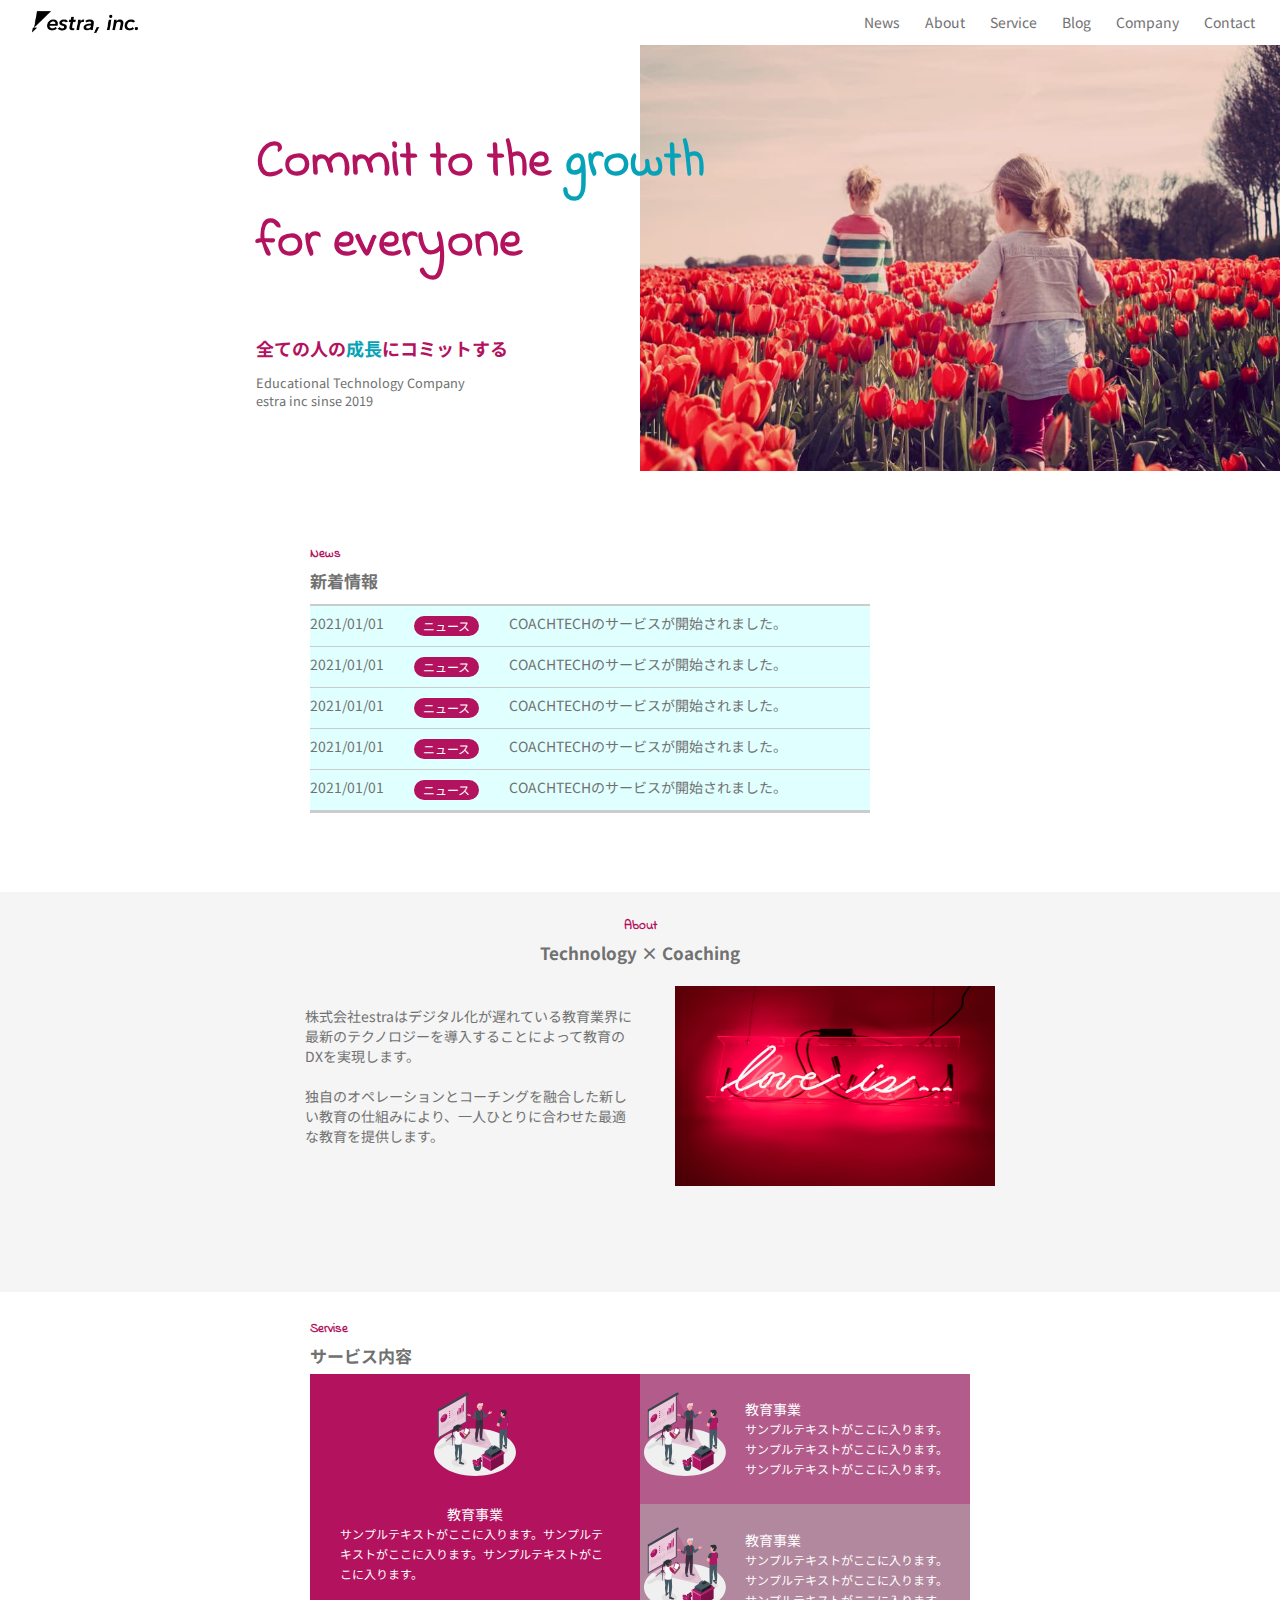
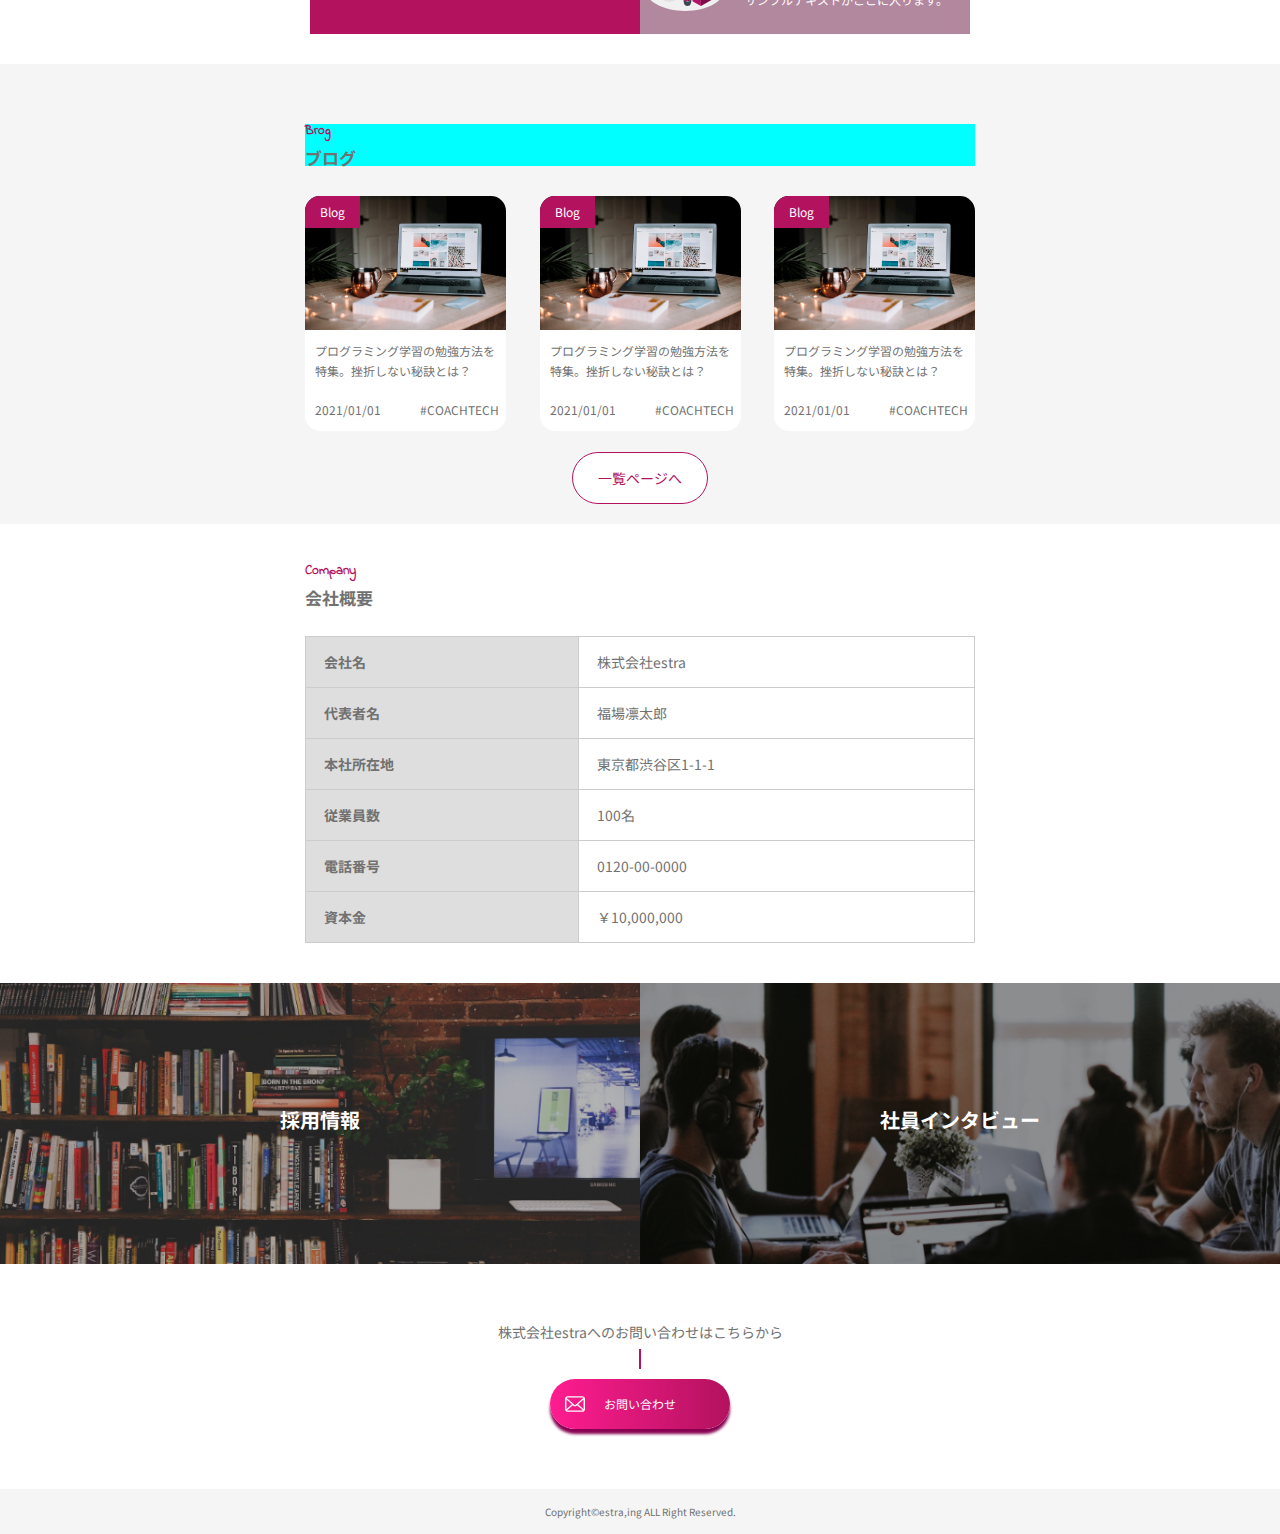
<file: 20210912_hattori/index.html>
<!DOCTYPE html>
<html lang="ja">
<head>
  <meta charset="UTF-8">
  <meta http-equiv="X-UA-Compatible" content="IE=edge">
  <meta name="viewport" content="width=device-width, initial-scale=1.0">
  <title>Estra</title>
  <link rel="stylesheet" href="css/reset.css">
  <link rel="stylesheet" href="css/style.css">
  <link rel="preconnect" href="https://fonts.googleapis.com">
  <link rel="preconnect" href="https://fonts.gstatic.com" crossorigin>
  <link href="https://fonts.googleapis.com/css2?family=Noto+Sans+JP&display=swap" rel="stylesheet">
  <link rel="preconnect" href="https://fonts.googleapis.com">
  <link rel="preconnect" href="https://fonts.gstatic.com" crossorigin>
  <link href="https://fonts.googleapis.com/css2?family=Indie+Flower&display=swap" rel="stylesheet">
</head>
<body>
  <header class="header">
    <div class="header__logo">
      <img src="img/estra_logo.png" alt="">
    </div>
    <nav class="header__nav">
      <ul class="header__nav--rist">
        <li class="header__nav--item"><a href="">News</a></li>
        <li class="header__nav--item"><a href="">About</a></li>
        <li class="header__nav--item"><a href="">Service</a></li>
        <li class="header__nav--item"><a href="">Blog</a></li>
        <li class="header__nav--item"><a href="">Company</a></li>
        <li class="header__nav--item"><a href="">Contact</a></li>
      </ul>
    </nav>
  </header>
  <main class="main">
    <div class="mainvisual">
      <div class="mainvisual__img">
        <img src="img/firstview.jpg" alt="">
      </div>
      <div class="mainvisual__txt">
        <h1 class="mainvisual__txt--ttl">Commit to the <span class="mainvisual__txt--ttl mainvisual__change">growth</span><br>for everyone</h1>
        <h2 class="mainvisual__txt--subttl">全ての人の<span class="mainvisual__change">成長</span>にコミットする</h2>
        <p class="mainvisual__txt--txt">Educational Technology Company<br>estra inc sinse 2019</p>
      </div>
    </div>
    <div class="news">
      <div class="news__ttl">
        <p class="ttl__logo">News</p>
        <h2 class="ttl__txt">新着情報</h2>
      </div>
      <div class="news__content">
        <ul class="news__list">
          <li class="news__list--item">
            <p class="date">2021/01/01</p>
            <p class="category"><span class="news__change">ニュース</span></p>
            <p class="ttl">COACHTECHのサービスが開始されました。</p>
          </li>
          <li class="news__list--item">
            <p class="date">2021/01/01</p>
            <p class="category"><span class="news__change">ニュース</span></p>
            <p class="ttl">COACHTECHのサービスが開始されました。</p>
          </li>
          <li class="news__list--item">
            <p class="date">2021/01/01</p>
            <p class="category"><span class="news__change">ニュース</span></p>
            <p class="ttl">COACHTECHのサービスが開始されました。</p>
          </li>
          <li class="news__list--item">
            <p class="date">2021/01/01</p>
            <p class="category"><span class="news__change">ニュース</span></p>
            <p class="ttl">COACHTECHのサービスが開始されました。</p>
          </li>
          <li class="news__list--item">
            <p class="date">2021/01/01</p>
            <p class="category"><span class="news__change">ニュース</span></p>
            <p class="ttl">COACHTECHのサービスが開始されました。</p>
          </li>
        </ul>
      </div>
    </div>
    <div class="about">
      <div class="about__ttl">
        <p class="ttl__logo">About</p>
        <h2 class="ttl__txt">Technology × Coaching</h2>
      </div>
      <div class="about__content">
        <div class="about__img">
          <img src="img/about.jpg" alt="">
        </div>
        <div class="about__txt">
          <p class="about__txt--txt">株式会社estraはデジタル化が遅れている教育業界に最新のテクノロジーを導入することによって教育のDXを実現します。<br><br>独自のオペレーションとコーチングを融合した新しい教育の仕組みにより、一人ひとりに合わせた最適な教育を提供します。</p>
        </div>
      </div>
    </div>
    <div class="servise">
      <div class="servise__ttl">
        <p class="ttl__logo">Servise</p>
        <h2 class="ttl__txt">サービス内容</h2>
      </div>
      <div class="servise__content">
        <div class="servise__content1">
          <div class="servise__img1">
            <img src="img/service__first.svg" alt="">
          </div>
          <div class="servise__txt1">
            <p class="servise__subtt">教育事業</p>
            <p class="servise__txt">サンプルテキストがここに入ります。サンプルテキストがここに入ります。サンプルテキストがここに入ります。</p>
          </div>
        </div>
        <div class="servise__content2">
          <div class="servise__img2">
            <img src="img/service__first.svg" alt="">
          </div>
          <div class="servise__txt2">
            <p class="servise__subtt">教育事業</p>
            <p class="servise__txt">サンプルテキストがここに入ります。サンプルテキストがここに入ります。サンプルテキストがここに入ります。</p>
          </div>
        </div>
        <div class="servise__content3">
          <div class="servise__img3">
            <img src="img/service__first.svg" alt="">
          </div>
          <div class="servise__txt3">
            <p class="servise__subtt">教育事業</p>
            <p class="servise__txt">サンプルテキストがここに入ります。サンプルテキストがここに入ります。サンプルテキストがここに入ります。</p>
          </div>
        </div>
      </div>
    </div>
    <div class="blog">
      <div class="blog__ttl">
        <p class="ttl__logo">Brog</p>
        <h2 class="ttl__txt">ブログ</h2>
      </div>
      <div class="blog__content">
        <div class="blog__card">
          <div class="blog__card--img">
            <img src="img/blog__first.jpg" alt="">
          </div>
            <span class="blog__card--cat">Blog</span>
          <div class="blog__card--content">
            <p class="blog__card--txt">プログラミング学習の勉強方法を特集。挫折しない秘訣とは？</p>
            <div class="blog__card--tag">
              <p class="blog__card--tag--date">2021/01/01</p>
              <p class="blog__card--tag--item">#COACHTECH</p>
            </div>
          </div>
        </div>
        <div class="blog__card">
          <div class="blog__card--img">
            <img src="img/blog__first.jpg" alt="">
          </div>
          <span class="blog__card--cat">Blog</span>
          <div class="blog__card--content">
            <p class="blog__card--txt">プログラミング学習の勉強方法を特集。挫折しない秘訣とは？</p>
            <div class="blog__card--tag">
              <p class="blog__card--tag--date">2021/01/01</p>
              <p class="blog__card--tag--item">#COACHTECH</p>
            </div>
          </div>
        </div>
        <div class="blog__card">
          <div class="blog__card--img">
            <img src="img/blog__first.jpg" alt="">
          </div>
          <span class="blog__card--cat">Blog</span>
          <div class="blog__card--content">
            <p class="blog__card--txt">プログラミング学習の勉強方法を特集。挫折しない秘訣とは？</p>
            <div class="blog__card--tag">
              <p class="blog__card--tag--date">2021/01/01</p>
              <p class="blog__card--tag--item">#COACHTECH</p>
            </div>
          </div>
        </div>
      </div>
      <div class="blog__btn">
        <a class="blog__btn--item">一覧ページへ</a>
      </div>
    </div>
    <div class="company">
      <div class="company__ttl">
        <p class="ttl__logo">Company</p>
        <h2 class="ttl__txt">会社概要</h2>
      </div>
      <div class="company__content">
        <table>
          <tr>
            <th>会社名</th>
            <td>株式会社estra</td>
          </tr>
          <tr>
            <th>代表者名</th>
            <td>福場凛太郎</td>
          </tr>
          <tr>
            <th>本社所在地</th>
            <td>東京都渋谷区1-1-1</td>
          </tr>
          <tr>
            <th>従業員数</th>
            <td>100名</td>
          </tr>
          <tr>
            <th>電話番号</th>
            <td>0120-00-0000</td>
          </tr>
          <tr>
            <th>資本金</th>
            <td>￥10,000,000</td>
          </tr>
        </table>
      </div>
    </div>
    <div class="recruit">
      <div class="recruit__content">
        <div class="recruit__img">
          <img src="img/recruit.png" alt="">
        </div>
        <div class="recruit__ttl">
          <p class="recruit__txt">採用情報</p>
        </div>
      </div>
      <div class="interview__content">
      <div class="interview__img">
        <img src="img/interview.png" alt="">
      </div>
      <div class="interview__ttl">
        <p class="interview__txt">社員インタビュー</p>
      </div>
      </div>
    </div>
    <div class="contact">
      <p class="contact__txt">株式会社estraへのお問い合わせはこちらから</p>
      <div class="line"> </div>
      <div class="contact__btn">
        <a href="" class="conatact__btn--item">お問い合わせ</a>
      </div>
    </div>
  </main>
  <footer>
    <small>Copyright&copy;estra,ing ALL Right Reserved.</small>
  </footer>
</body>
</html>
</file>
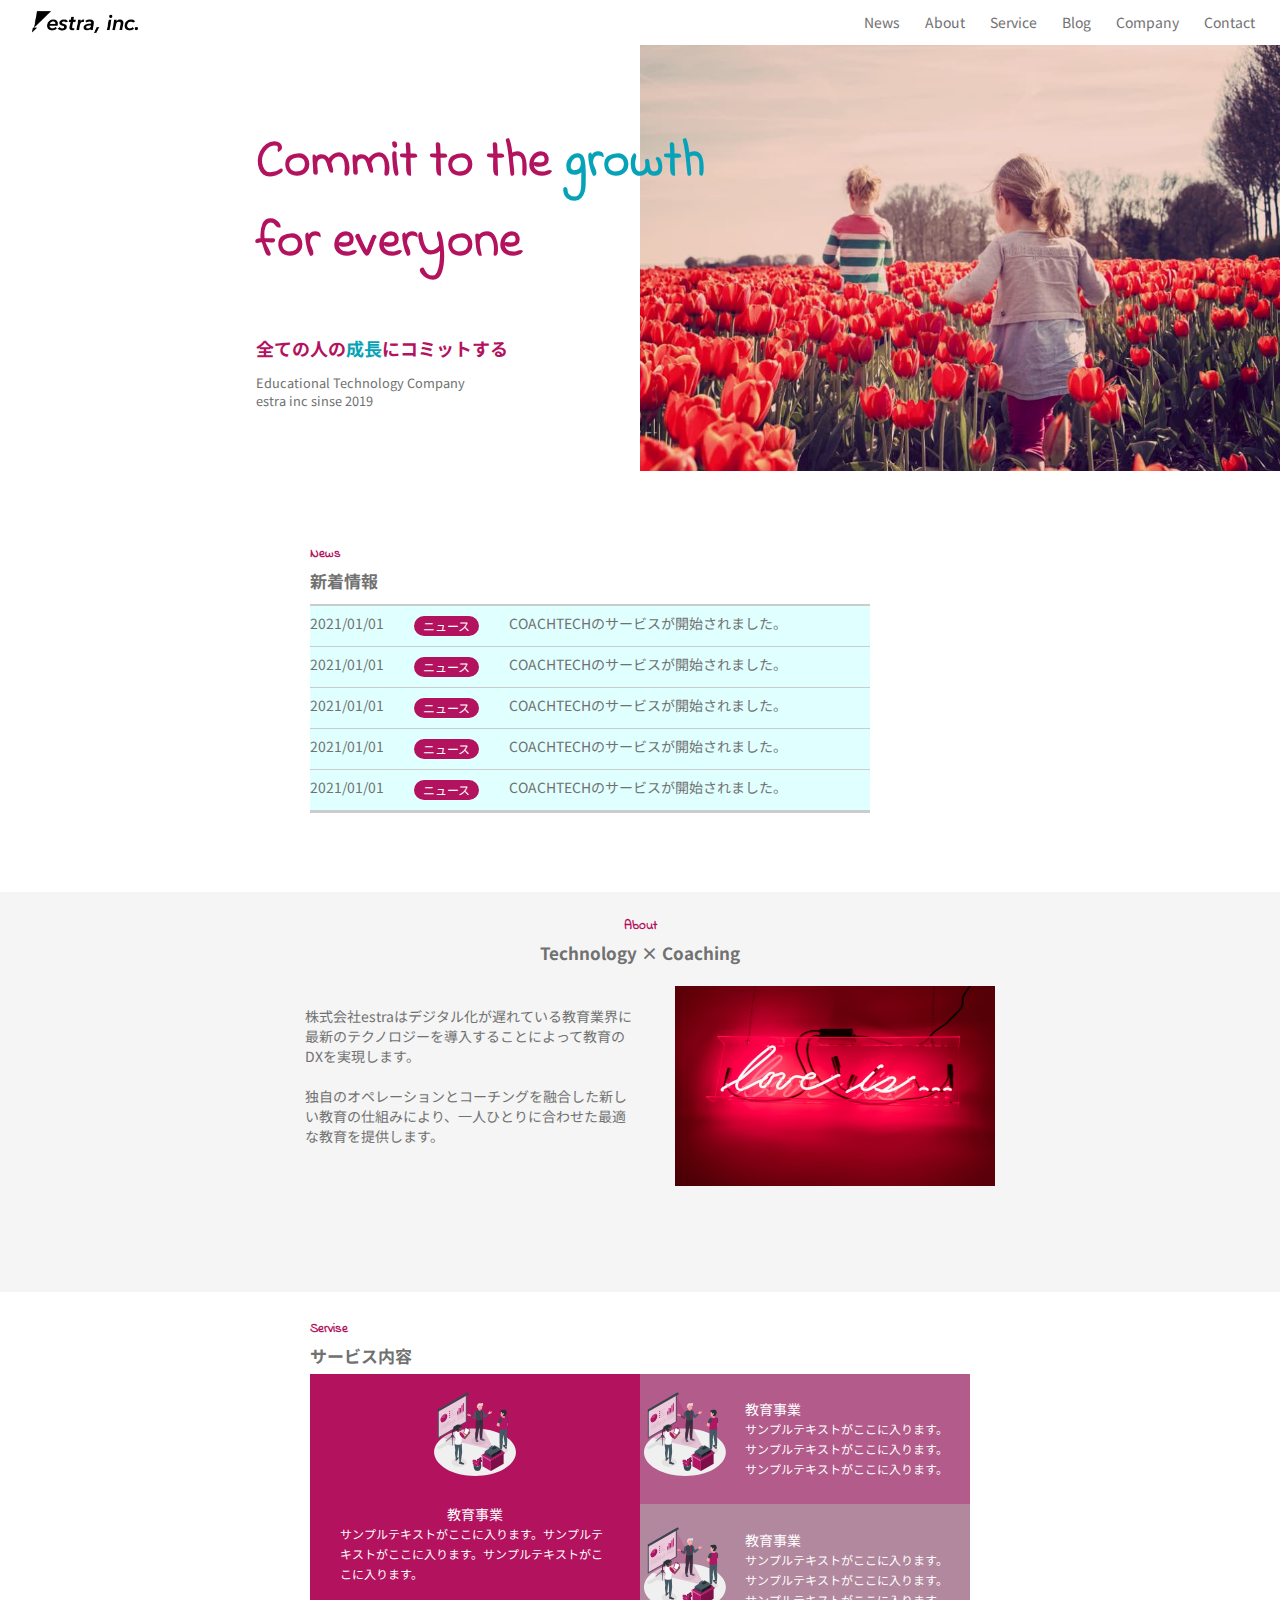
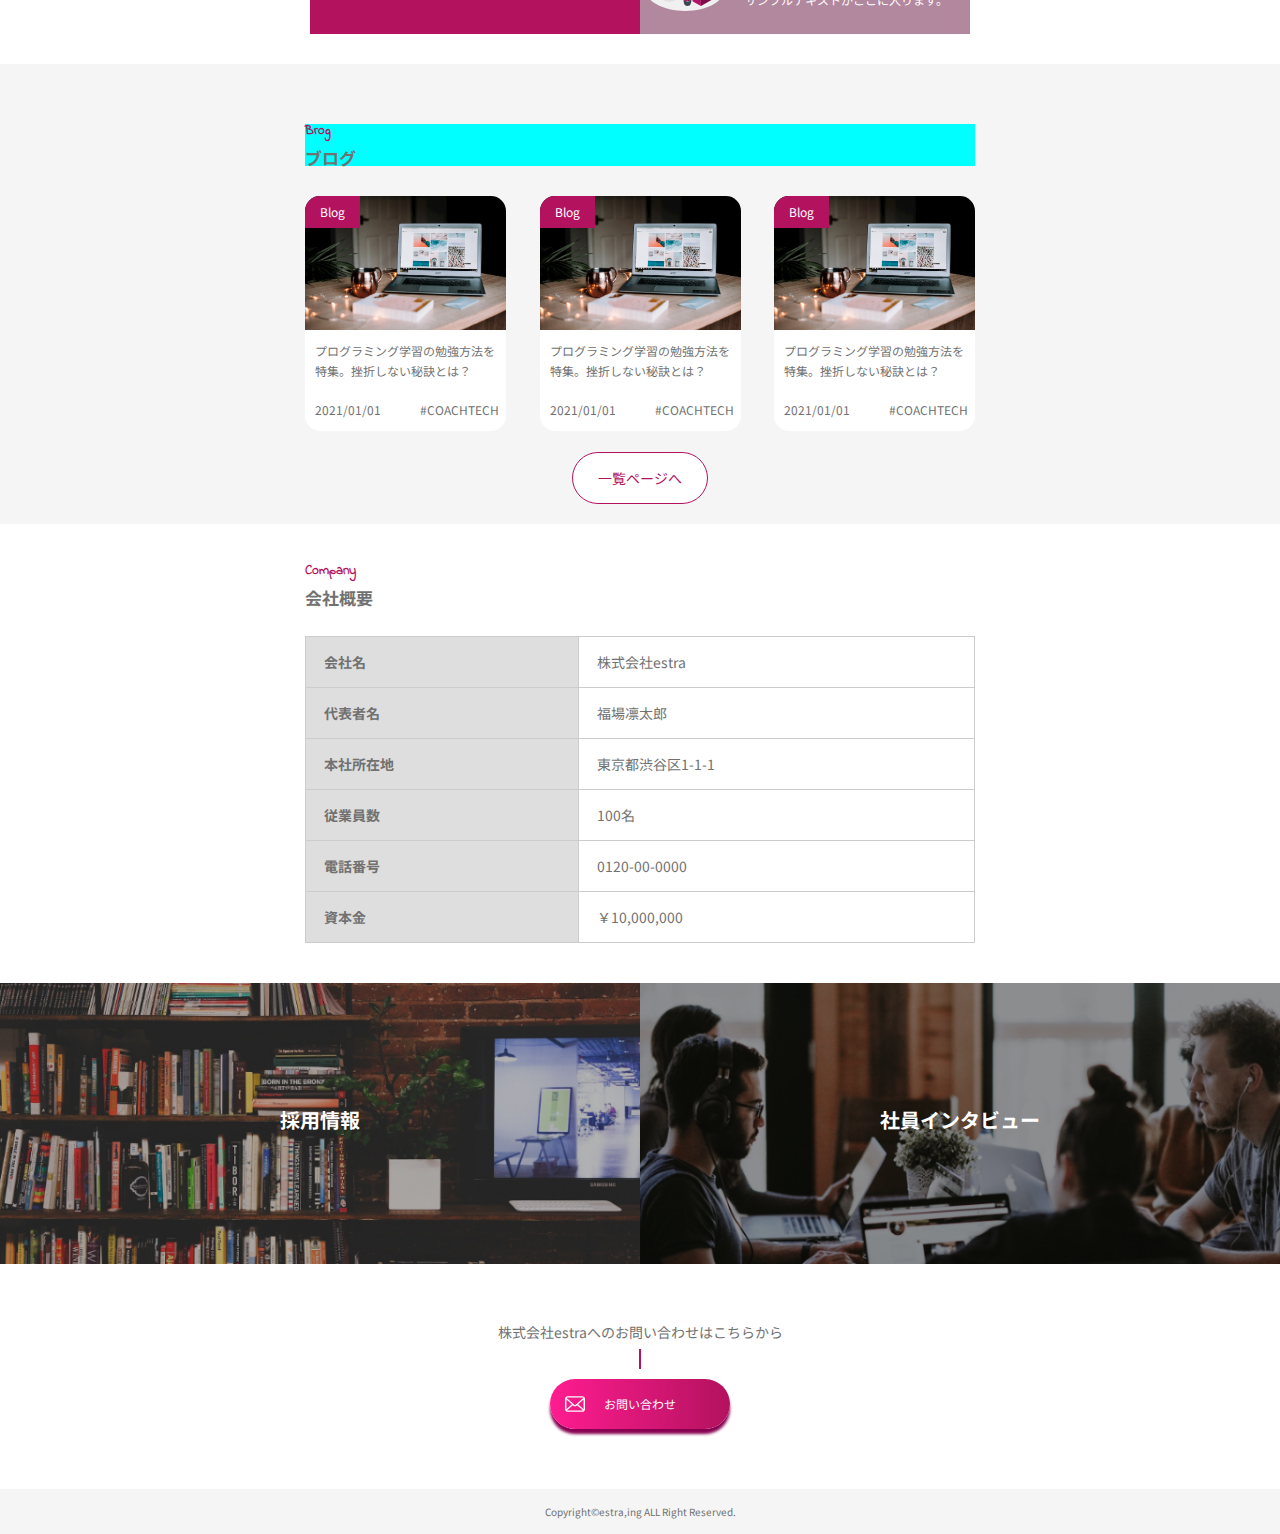
<file: 20210912_hattori/20210912_hattori.html>
<!DOCTYPE html>
<html lang="ja">
<head>
  <meta charset="UTF-8">
  <meta http-equiv="X-UA-Compatible" content="IE=edge">
  <meta name="viewport" content="width=device-width, initial-scale=1.0">
  <title>Estra</title>
  <link rel="stylesheet" href="css/reset.css">
  <link rel="stylesheet" href="css/style.css">
  <link rel="preconnect" href="https://fonts.googleapis.com">
  <link rel="preconnect" href="https://fonts.gstatic.com" crossorigin>
  <link href="https://fonts.googleapis.com/css2?family=Noto+Sans+JP&display=swap" rel="stylesheet">
  <link rel="preconnect" href="https://fonts.googleapis.com">
  <link rel="preconnect" href="https://fonts.gstatic.com" crossorigin>
  <link href="https://fonts.googleapis.com/css2?family=Indie+Flower&display=swap" rel="stylesheet">
</head>
<body>
  <header class="header">
    <div class="header__logo">
      <img src="img/estra_logo.png" alt="">
    </div>
    <nav class="header__nav">
      <ul class="header__nav--rist">
        <li class="header__nav--item"><a href="">News</a></li>
        <li class="header__nav--item"><a href="">About</a></li>
        <li class="header__nav--item"><a href="">Service</a></li>
        <li class="header__nav--item"><a href="">Blog</a></li>
        <li class="header__nav--item"><a href="">Company</a></li>
        <li class="header__nav--item"><a href="">Contact</a></li>
      </ul>
    </nav>
  </header>
  <main class="main">
    <div class="mainvisual">
      <div class="mainvisual__img">
        <img src="img/firstview.jpg" alt="">
      </div>
      <div class="mainvisual__txt">
        <h2 class="mainvisual__txt--ttl">Commit to the <span class="mainvisual__txt--ttl mainvisual__change">growth</span><br>for everyone</h2>
        <h3 class="mainvisual__txt--subttl">全ての人の<span class="mainvisual__change">成長</span>にコミットする</h3>
        <p class="mainvisual__txt--txt">Educational Technology Company<br>estra inc sinse 2019</p>
      </div>
    </div>
    <div class="news">
      <div class="news__ttl">
        <p class="ttl__logo">News</p>
        <h3 class="ttl__txt">新着情報</h3>
      </div>
      <div class="news__content">
        <ul class="news__list">
          <li class="news__list--item">
            <p class="date">2021/01/01</p>
            <p class="category"><span class="news__change">ニュース</span></p>
            <p class="ttl">COACHTECHのサービスが開始されました。</p>
          </li>
          <li class="news__list--item">
            <p class="date">2021/01/01</p>
            <p class="category"><span class="news__change">ニュース</span></p>
            <p class="ttl">COACHTECHのサービスが開始されました。</p>
          </li>
          <li class="news__list--item">
            <p class="date">2021/01/01</p>
            <p class="category"><span class="news__change">ニュース</span></p>
            <p class="ttl">COACHTECHのサービスが開始されました。</p>
          </li>
          <li class="news__list--item">
            <p class="date">2021/01/01</p>
            <p class="category"><span class="news__change">ニュース</span></p>
            <p class="ttl">COACHTECHのサービスが開始されました。</p>
          </li>
          <li class="news__list--item">
            <p class="date">2021/01/01</p>
            <p class="category"><span class="news__change">ニュース</span></p>
            <p class="ttl">COACHTECHのサービスが開始されました。</p>
          </li>
        </ul>
      </div>
    </div>
    <div class="about">
      <div class="about__ttl">
        <p class="ttl__logo">About</p>
        <h3 class="ttl__txt">Technology × Coaching</h3>
      </div>
      <div class="about__content">
        <div class="about__img">
          <img src="img/about.jpg" alt="">
        </div>
        <div class="about__txt">
          <p class="about__txt--txt">株式会社estraはデジタル化が遅れている教育業界に最新のテクノロジーを導入することによって教育のDXを実現します。<br><br>独自のオペレーションとコーチングを融合した新しい教育の仕組みにより、一人ひとりに合わせた最適な教育を提供します。</p>
        </div>
      </div>
    </div>
    <div class="servise">
      <div class="servise__ttl">
        <p class="ttl__logo">Servise</p>
        <h3 class="ttl__txt">サービス内容</h3>
      </div>
      <div class="servise__content">
        <div class="servise__content1">
          <div class="servise__img1">
            <img src="img/service__first.svg" alt="">
          </div>
          <div class="servise__txt1">
            <p class="servise__subtt">教育事業</p>
            <p class="servise__txt">サンプルテキストがここに入ります。サンプルテキストがここに入ります。サンプルテキストがここに入ります。</p>
          </div>
        </div>
        <div class="servise__content2">
          <div class="servise__img2">
            <img src="img/service__first.svg" alt="">
          </div>
          <div class="servise__txt2">
            <p class="servise__subtt">教育事業</p>
            <p class="servise__txt">サンプルテキストがここに入ります。サンプルテキストがここに入ります。サンプルテキストがここに入ります。</p>
          </div>
        </div>
        <div class="servise__content3">
          <div class="servise__img3">
            <img src="img/service__first.svg" alt="">
          </div>
          <div class="servise__txt3">
            <p class="servise__subtt">教育事業</p>
            <p class="servise__txt">サンプルテキストがここに入ります。サンプルテキストがここに入ります。サンプルテキストがここに入ります。</p>
          </div>
        </div>
      </div>
    </div>
    <div class="blog">
      <div class="blog__ttl">
        <p class="ttl__logo">Brog</p>
        <h3 class="ttl__txt">ブログ</h3>
      </div>
      <div class="blog__content">
        <div class="blog__card">
          <div class="blog__card--img">
            <img src="img/blog__first.jpg" alt="">
          </div>
            <span class="blog__card--cat">Blog</span>
          <div class="blog__card--content">
            <p class="blog__card--txt">プログラミング学習の勉強方法を特集。挫折しない秘訣とは？</p>
            <div class="blog__card--tag">
              <p class="blog__card--tag--date">2021/01/01</p>
              <p class="blog__card--tag--item">#COACHTECH</p>
            </div>
          </div>
        </div>
        <div class="blog__card">
          <div class="blog__card--img">
            <img src="img/blog__first.jpg" alt="">
          </div>
          <span class="blog__card--cat">Blog</span>
          <div class="blog__card--content">
            <p class="blog__card--txt">プログラミング学習の勉強方法を特集。挫折しない秘訣とは？</p>
            <div class="blog__card--tag">
              <p class="blog__card--tag--date">2021/01/01</p>
              <p class="blog__card--tag--item">#COACHTECH</p>
            </div>
          </div>
        </div>
        <div class="blog__card">
          <div class="blog__card--img">
            <img src="img/blog__first.jpg" alt="">
          </div>
          <span class="blog__card--cat">Blog</span>
          <div class="blog__card--content">
            <p class="blog__card--txt">プログラミング学習の勉強方法を特集。挫折しない秘訣とは？</p>
            <div class="blog__card--tag">
              <p class="blog__card--tag--date">2021/01/01</p>
              <p class="blog__card--tag--item">#COACHTECH</p>
            </div>
          </div>
        </div>
      </div>
      <div class="blog__btn">
        <a class="blog__btn--item">一覧ページへ</a>
      </div>
    </div>
    <div class="company">
      <div class="company__ttl">
        <p class="ttl__logo">Company</p>
        <h3 class="ttl__txt">会社概要</h3>
      </div>
      <div class="company__content">
        <table>
          <tr>
            <th>会社名</th>
            <td>株式会社estra</td>
          </tr>
          <tr>
            <th>代表者名</th>
            <td>福場凛太郎</td>
          </tr>
          <tr>
            <th>本社所在地</th>
            <td>東京都渋谷区1-1-1</td>
          </tr>
          <tr>
            <th>従業員数</th>
            <td>100名</td>
          </tr>
          <tr>
            <th>電話番号</th>
            <td>0120-00-0000</td>
          </tr>
          <tr>
            <th>資本金</th>
            <td>￥10,000,000</td>
          </tr>
        </table>
      </div>
    </div>
    <div class="recruit">
      <div class="recruit__content">
        <div class="recruit__img">
          <img src="img/recruit.png" alt="">
        </div>
        <div class="recruit__ttl">
          <p class="recruit__txt">採用情報</p>
        </div>
      </div>
      <div class="interview__content">
      <div class="interview__img">
        <img src="img/interview.png" alt="">
      </div>
      <div class="interview__ttl">
        <p class="interview__txt">社員インタビュー</p>
      </div>
      </div>
    </div>
    <div class="contact">
      <p class="contact__txt">株式会社estraへのお問い合わせはこちらから</p>
      <div class="line"> </div>
      <div class="contact__btn">
        <a href="" class="conatact__btn--item">お問い合わせ</a>
      </div>
    </div>
  </main>
  <footer>
    <small>Copyright&copy;estra,ing ALL Right Reserved.</small>
  </footer>
</body>
</html>
</file>
<file: 20210912_hattori/css/style.css>
body {
  width:100vw;
  margin-right: auto;
  margin-left : auto;
}

* {
  font-family: 'Noto Sans JP', sans-serif;
  color: #717171;
  font-size: 14px;
}
.ttl__logo{
  color: #b3125e;
  font-size: 13px;
  font-weight: bold;
  margin: 12px 0px;
}
.ttl__txt {
  font-size: 17px;
  margin: 10px 0;
}
a {
  text-decoration: none;
  color: inherit;
}
.header {
  height: 45px;
  display: flex;
  justify-content: space-between;
  align-items: center;
}
.header__logo img {
  display: inline-block;
  width: 110px;
  height: 24px;
  margin: 10px 30px;
}
.header__nav--rist {
  line-height: 45px;
  font-size: 14px;
  display: flex;
}
.header__nav--item {
  margin-right: 25px;
}
.mainvisual {
  padding-right: 0;
  position: relative;
}
.mainvisual__img img {
  display: block;
  margin: 0 0 0 auto;
  width: 50%;
  background-color: #b35b8b;
}
.mainvisual__txt {
  width: 40%;
  position: absolute;
  top: 5%;
  left: 20%;
  width: 44%;
}
.mainvisual__txt--ttl {
  font-size: 4vw;
  color: #b3125e;
  margin: 10% 0;
  line-height: 80px;
}
.mainvisual__change {
  color: #06a2b8;
}
.mainvisual__txt--subttl {
  font-size: 2vh;
  color: #b3125e;
  margin-top: 10%;
}
.mainvisual__txt--ttl,.ttl__logo {
  font-family: 'Indie Flower', cursive;
}
.mainvisual__txt--txt {
  font-size: 1vw;
  margin: 3% 0;
  line-height: 18px;
}
.news {
  display: block;
  width: 660px ;
  height: 50%;
  padding: 5% 0;
  margin-left: auto;
  margin-right: auto;
}
.news__content {
  width: 560px;
  border-top: 2px solid #ccc;
  border-bottom: 2px solid #ccc;
  margin: 15px 0;
  background-color: lightcyan;
}
.news__list--item {
  display: flex;
  border-bottom: 1px solid #ccc;
  padding: 10px 0;
}
.date {
  margin-right: 15px;
}
.category {
  width: 65px;
  height: 20px;
  background-color: #b3125e;
  border-radius: 30px;
  margin: 0 15px;
  text-align: center;

}
.news__change {
  color: white;
  line-height: 20px;
  font-size: 12px;
}
.ttl {
  margin-left: 15px;
}
.about {
  width: 100vw;
  height: 400px;
  background-color: #f5f5f5;
}
.about__ttl {
  padding: 15px 0;
  text-align: center;
}
.about__content {
  width: 70%;
  height: 50%;
  display: flex;
  flex-direction: row-reverse;
  justify-content: center;
  align-content: center;
  margin: 0px auto;
}
.about__img img {
  display: inline-block;
  margin-left: 20px;
  width: 100%;
  height: 100%;
}
.about__txt,.about__txt--txt {
  margin-right: 20px;
  padding: 10px 0;
  width: 330px;
  line-height: 20px;
}
.servise{
  width: 660px;
  height: 90%;
  margin: 30px auto;
}
.servise__img1,.servise__img2,.servise__img3 img {
  width: 90px;
  height: 100px;
  display: inline-block;
  margin: 15px 0;
}
.servise__content1 {
  text-align: center;
}
.servise__subtt {
  color: white;
}
.servise__txt{
  font-size: 12px;
  color: white;
  text-align: left;
}
.servise__txt1,.servise__txt2,.servise__txt3
{
  line-height: 20px;
}
.servise__txt1 {
  padding: 0 30px;
}
.servise__txt2,.servise__txt3 {
  box-sizing: border-box;
  width: 240px;
  height: 130px;
  margin-top: -130px;
  margin-left: 90px;
  padding: 25px 15px ;
}
.servise__content{
  display: grid;
  grid-template-columns: 330px 330px;
  grid-template-rows: 130px 130px;
  background-color: #b2889e;
}
.servise__content1 {
  grid-row: 1/3;
  grid-column: 1/2;
  background-color: #b3125e;
}
.servise__content2 {
  grid-row: 1/2;
  grid-column: 2/3;
  background-color:#b35b8b;
}
.servise__content3 {
  grid-row: 2/3;
  grid-column: 2/3;
  background-color:#b2889e;
}
.blog {
  width: 100vw;
  height: 400px;
  padding: 30px 0;
  background-color: #f5f5f5;
}
.blog__ttl {
  width: 670px;
  margin: 30px auto;
  background-color: aqua;
}
.blog__content{
  width: 670px;
  height: 235px;
  margin: 0 auto;
  display: flex;
  justify-content: space-between;
}
.blog__card {
  width: 30%;
  position: relative;
  background-color:white;
  border-radius: 15px;
}
.blog__card--img img {
  display: inline;
  width: 100%;
  border-radius: 15px 15px 0 0 ;
}
.blog__card--content {
  padding: 10px 10px;

}
.blog__card--txt{
  font-size: 12px;
  line-height: 20px;
  font-weight: 400;
}
.blog__card--cat {
  position: absolute;
  top:0px;
  padding: 10px 15px;
  background-color: #b3125e;
  display: inline-block;
  color: white;
  font-size: 12px;
  border-radius: 15px 0 0 0 ;
}
.blog__card--tag {
  position: absolute;
  bottom: 15px ;
  display: inline-block;
  font-size: 12px;
}
.blog__card--tag--date {
  display: inline-block;
  margin-left: 0px;
}
.blog__card--tag--item {
  display: inline-block;
  margin-left: 36px;
}
.blog__btn{
  margin-top: 40px;
  text-align: center;
}
.blog__btn--item {
  color: #b3125e;
  border: 1px solid #b3125e ;
  text-align: center;
  background-color: white;
  padding: 15px 25px;
  border-radius: 30px;
}
.company {
  width: 60%;
  height: 100%;
  margin: 40px auto;
}
.company__ttl {
  width: 670px;
  margin: 15px auto;
}
table {
  width: 670px;
  margin: 30px auto;
  border-collapse: collapse;

}
table th,
table td {
  border: 1px solid #ccc;
  padding: 18px;
}
table th {
  font-weight: bold;
  text-align: left;
  background-color: #dedede;
}
.recruit {
  width: max-content;
  display: flex;
  text-align: center;
  justify-content: center;
  position: relative;
}
.recruit__img img,.interview__img img {
  text-align: center;
  width: 50vw;
}

.recruit__ttl {
  width: 50%;
  position: absolute;
  top: 45%;
  text-align: center;
  font-size: 20px;
}
.interview__ttl {
  width: 50%;
  position: absolute;
  top: 45%;
  text-align: center;
  font-size: 20px
}
.interview__txt,.recruit__txt {
  color: white;
  font-weight: bold;
}
.contact {
  width: 100vw;
  height: auto;
  padding: 60px 0;
  text-align: center;
}
.line{
  width: 2px;
  height: 20px;
  background-color: #b3125e;
  margin: 10px auto;
}
.contact__btn {
  position: relative;
  display: block;
  width: 180px;
  height: 50px;
  background: linear-gradient(90deg,#ff1c90,#b3125e);
  box-shadow: 0 5px 3px #870051;
  border-radius: 30px;
  color: white;
  margin: 0px auto;
  line-height: 50px;
  font-size: 12px;
}
.contact__btn::before {
  content: "";
  position: absolute;
  top: 30%;
  left: 15px;
  background: url(../img/mailicon.svg) no-repeat;
  background-size: cover;
  width: 20px;
  height: 20px;
}
footer {
  width: 100vw;
  height: 45px;
  background-color: #f5f5f5;
  font-size: 10px;
  text-align: center;
  line-height: 45px;
}
</file>
